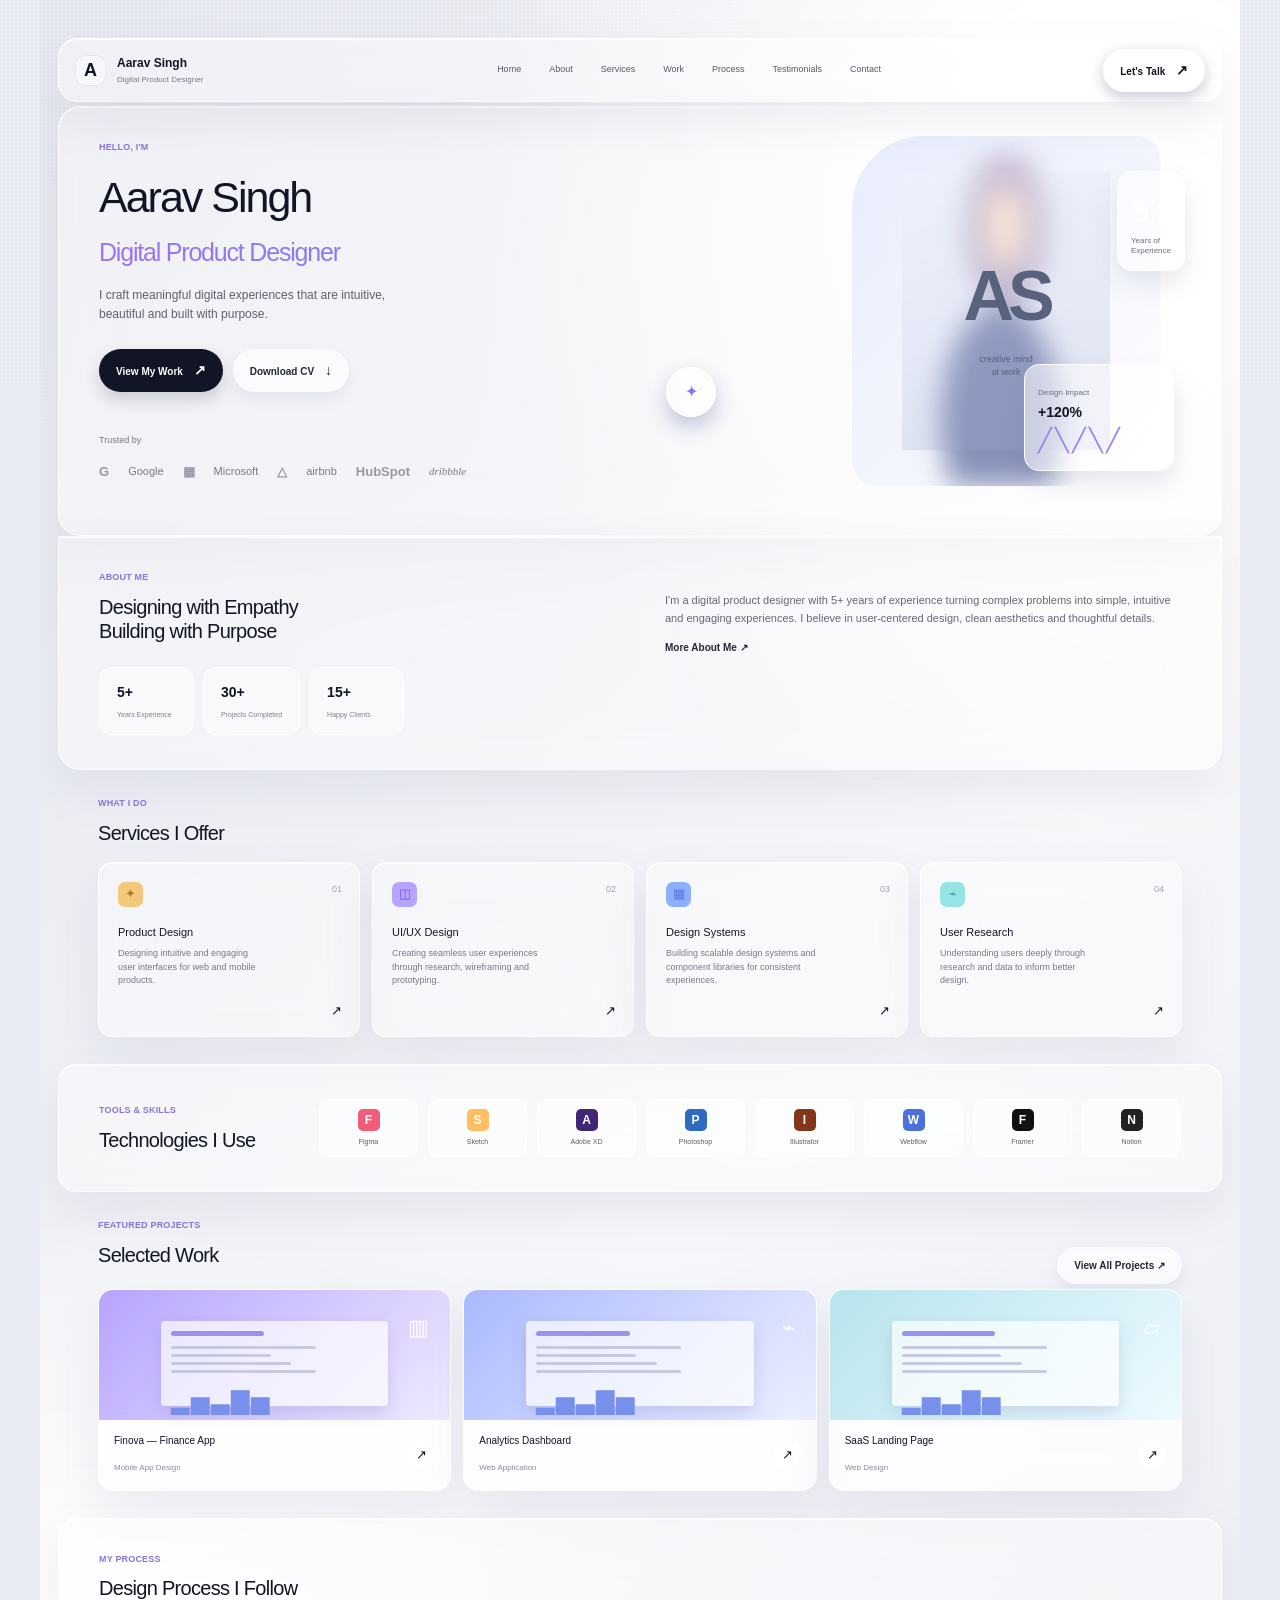
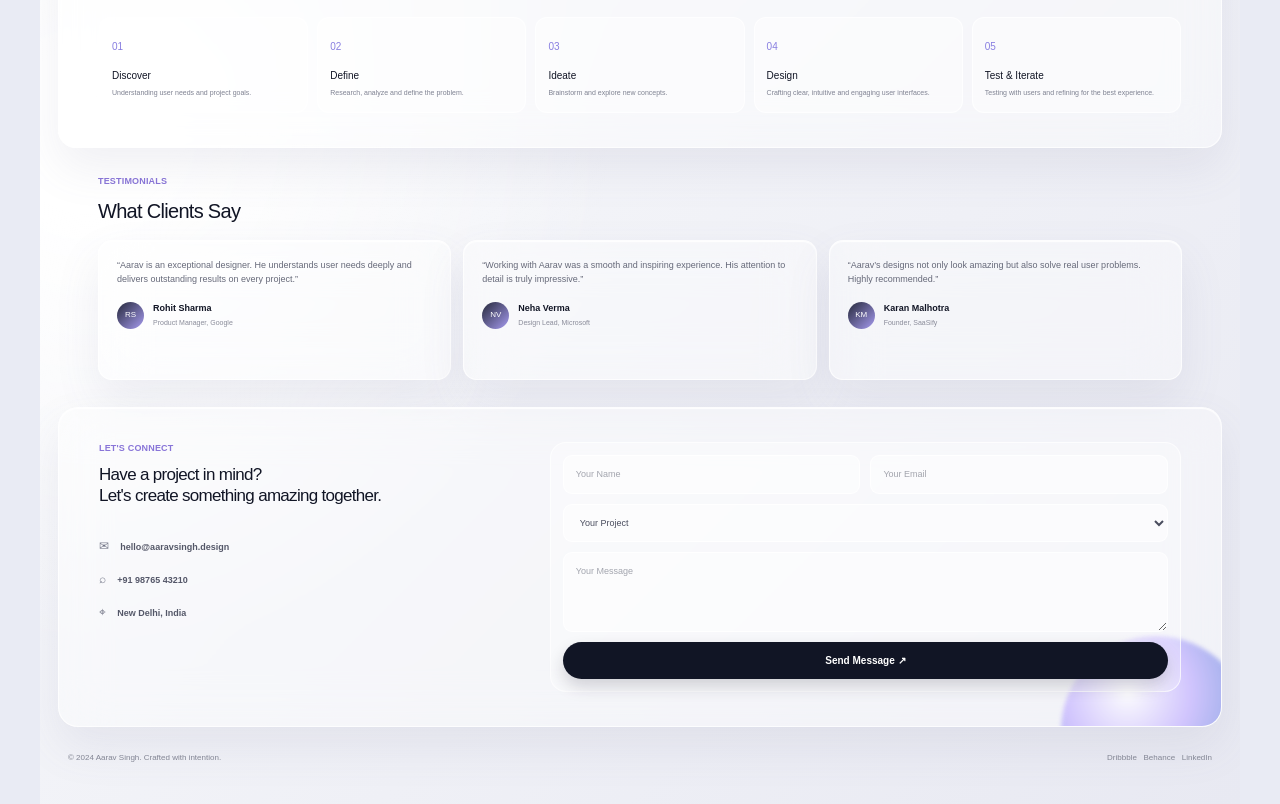
<file: index.original.html>
<!DOCTYPE html><html lang="en">
<!-- Mirrored from port-one-pied-14.vercel.app/ by HTTrack Website Copier/3.x [XR&CO'2014], Fri, 25 Sep 2026 09:14:01 GMT -->
<!-- Added by HTTrack --><meta http-equiv="content-type" content="text/html;charset=utf-8" /><!-- /Added by HTTrack -->
<head><meta charSet="utf-8"/><meta name="viewport" content="width=device-width, initial-scale=1"/><link rel="stylesheet" href="_next/static/immutable/chunks/0-u1avd4l50-n.css" data-precedence="next"/><link rel="preload" as="script" fetchPriority="low" href="_next/static/immutable/chunks/04ohrrsckm_pd.js"/><script src="_next/static/immutable/chunks/144zik66hf4xl.js" async=""></script><script src="_next/static/immutable/chunks/0kj7z3ag4mycr.js" async=""></script><script src="_next/static/immutable/chunks/2lh_u5lyviezw.js" async=""></script><script src="_next/static/immutable/chunks/turbopack-3q0c276j1gb3j.js" async=""></script><script src="_next/static/immutable/chunks/0r72gmiqja_q3.js" async="" crossorigin=""></script><script src="_next/static/immutable/chunks/0mhf599li9l8x.js" async="" crossorigin=""></script><meta name="theme-color" content="white" media="(prefers-color-scheme: light)"/><meta name="theme-color" content="black" media="(prefers-color-scheme: dark)"/><meta name="color-scheme" content="light dark"/><title>Aarav Singh — Digital Product Designer</title><meta name="description" content="Aarav Singh is a digital product designer crafting meaningful, intuitive digital experiences."/><meta name="generator" content="v0.app"/><link rel="icon" href="icon-light-32x32.png" media="(prefers-color-scheme: light)"/><link rel="icon" href="icon-dark-32x32.png" media="(prefers-color-scheme: dark)"/><link rel="icon" href="icon.svg" type="image/svg+xml"/><link rel="apple-touch-icon" href="apple-icon.png"/><script src="_next/static/immutable/chunks/0c0hxoamwjsbw.js" noModule=""></script></head><body class="antialiased"><div hidden=""><!--$--><!--/$--></div><main class="portfolio-shell"><nav class="nav glass" aria-label="Main navigation"><a class="brand" href="#home"><span class="brand-mark">A</span><span><b>Aarav Singh</b><small>Digital Product Designer</small></span></a><div class="nav-links"><a href="#home">Home</a><a href="#about">About</a><a href="#services">Services</a><a href="#work">Work</a><a href="#process">Process</a><a href="#testimonials">Testimonials</a><a href="#contact">Contact</a></div><a class="talk-button" href="#contact">Let&#x27;s Talk <span>↗</span></a></nav><section id="home" class="hero glass section-pad"><div class="hero-copy"><p class="eyebrow">HELLO, I&#x27;M</p><h1>Aarav Singh</h1><h2>Digital Product Designer</h2><p class="intro">I craft meaningful digital experiences that are intuitive, beautiful and built with purpose.</p><div class="hero-actions"><a class="button dark" href="#work">View My Work <span>↗</span></a><a class="button light" href="#contact">Download CV <span>↓</span></a></div><div class="trusted"><span>Trusted by</span><div class="trusted-logos"><b>G</b> Google <b>▦</b> Microsoft <b>△</b> airbnb <b>HubSpot</b> <i>dribbble</i></div></div></div><div class="hero-visual"><div class="portrait-frame"><div class="portrait-glow"></div><div class="portrait-placeholder"><span>AS</span><small>creative mind<br/>at work</small></div></div><div class="float-card experience"><strong>5+</strong><span>Years of<br/>Experience</span></div><div class="float-card impact"><small>Design Impact</small><strong>+120%</strong><div class="sparkline">╱╲╱╲╱</div></div><div class="orb">✦</div></div></section><section id="about" class="about glass section-pad"><div><p class="eyebrow">ABOUT ME</p><h3>Designing with Empathy<br/>Building with Purpose</h3><div class="stats"><div><strong>5+</strong><span>Years Experience</span></div><div><strong>30+</strong><span>Projects Completed</span></div><div><strong>15+</strong><span>Happy Clients</span></div></div></div><div class="about-copy"><p>I&#x27;m a digital product designer with 5+ years of experience turning complex problems into simple, intuitive and engaging experiences. I believe in user-centered design, clean aesthetics and thoughtful details.</p><a class="text-link" href="#contact">More About Me <span>↗</span></a></div></section><section id="services" class="content-section"><p class="eyebrow">WHAT I DO</p><h3>Services I Offer</h3><div class="service-grid"><article class="service-card glass"><div class="service-icon">✦</div><span class="service-number">01</span><h4>Product Design</h4><p>Designing intuitive and engaging user interfaces for web and mobile products.</p><a href="#contact" aria-label="Learn about Product Design">↗</a></article><article class="service-card glass"><div class="service-icon">◫</div><span class="service-number">02</span><h4>UI/UX Design</h4><p>Creating seamless user experiences through research, wireframing and prototyping.</p><a href="#contact" aria-label="Learn about UI/UX Design">↗</a></article><article class="service-card glass"><div class="service-icon">▦</div><span class="service-number">03</span><h4>Design Systems</h4><p>Building scalable design systems and component libraries for consistent experiences.</p><a href="#contact" aria-label="Learn about Design Systems">↗</a></article><article class="service-card glass"><div class="service-icon">⌁</div><span class="service-number">04</span><h4>User Research</h4><p>Understanding users deeply through research and data to inform better design.</p><a href="#contact" aria-label="Learn about User Research">↗</a></article></div></section><section class="tools glass section-pad"><div><p class="eyebrow">TOOLS &amp; SKILLS</p><h3>Technologies I Use</h3></div><div class="tool-grid"><div class="tool"><span class="tool-logo logo-0">F</span><span>Figma</span></div><div class="tool"><span class="tool-logo logo-1">S</span><span>Sketch</span></div><div class="tool"><span class="tool-logo logo-2">A</span><span>Adobe XD</span></div><div class="tool"><span class="tool-logo logo-3">P</span><span>Photoshop</span></div><div class="tool"><span class="tool-logo logo-4">I</span><span>Illustrator</span></div><div class="tool"><span class="tool-logo logo-5">W</span><span>Webflow</span></div><div class="tool"><span class="tool-logo logo-6">F</span><span>Framer</span></div><div class="tool"><span class="tool-logo logo-7">N</span><span>Notion</span></div></div></section><section id="work" class="content-section"><div class="section-heading"><div><p class="eyebrow">FEATURED PROJECTS</p><h3>Selected Work</h3></div><a class="button light" href="#contact">View All Projects ↗</a></div><div class="project-grid"><article class="project-card glass"><div class="project-art purple"><div class="mini-window"><div class="mini-top"></div><div class="mini-lines"><i></i><i></i><i></i><i></i></div><div class="mini-chart">▂▅▃▇▅</div></div><span class="art-symbol">▥</span></div><div class="project-meta"><div><h4>Finova — Finance App</h4><span>Mobile App Design</span></div><a href="#contact" aria-label="View Finova — Finance App">↗</a></div></article><article class="project-card glass"><div class="project-art blue"><div class="mini-window"><div class="mini-top"></div><div class="mini-lines"><i></i><i></i><i></i><i></i></div><div class="mini-chart">▂▅▃▇▅</div></div><span class="art-symbol">⌁</span></div><div class="project-meta"><div><h4>Analytics Dashboard</h4><span>Web Application</span></div><a href="#contact" aria-label="View Analytics Dashboard">↗</a></div></article><article class="project-card glass"><div class="project-art cyan"><div class="mini-window"><div class="mini-top"></div><div class="mini-lines"><i></i><i></i><i></i><i></i></div><div class="mini-chart">▂▅▃▇▅</div></div><span class="art-symbol">▱</span></div><div class="project-meta"><div><h4>SaaS Landing Page</h4><span>Web Design</span></div><a href="#contact" aria-label="View SaaS Landing Page">↗</a></div></article></div></section><section id="process" class="process glass section-pad"><p class="eyebrow">MY PROCESS</p><h3>Design Process I Follow</h3><div class="process-grid"><div class="process-step"><span>01</span><h4>Discover</h4><p>Understanding user needs and project goals.</p></div><div class="process-step"><span>02</span><h4>Define</h4><p>Research, analyze and define the problem.</p></div><div class="process-step"><span>03</span><h4>Ideate</h4><p>Brainstorm and explore new concepts.</p></div><div class="process-step"><span>04</span><h4>Design</h4><p>Crafting clear, intuitive and engaging user interfaces.</p></div><div class="process-step"><span>05</span><h4>Test &amp; Iterate</h4><p>Testing with users and refining for the best experience.</p></div></div></section><section id="testimonials" class="content-section"><p class="eyebrow">TESTIMONIALS</p><h3>What Clients Say</h3><div class="testimonial-grid"><article class="testimonial glass"><p>“Aarav is an exceptional designer. He understands user needs deeply and delivers outstanding results on every project.”</p><div class="person"><span>RS</span><div><b>Rohit Sharma</b><small>Product Manager, Google</small></div></div></article><article class="testimonial glass"><p>“Working with Aarav was a smooth and inspiring experience. His attention to detail is truly impressive.”</p><div class="person"><span>NV</span><div><b>Neha Verma</b><small>Design Lead, Microsoft</small></div></div></article><article class="testimonial glass"><p>“Aarav’s designs not only look amazing but also solve real user problems. Highly recommended.”</p><div class="person"><span>KM</span><div><b>Karan Malhotra</b><small>Founder, SaaSify</small></div></div></article></div></section><section id="contact" class="contact glass section-pad"><div class="contact-copy"><p class="eyebrow">LET&#x27;S CONNECT</p><h3>Have a project in mind?<br/>Let&#x27;s create something amazing together.</h3><div class="contact-details"><span>✉ <b>hello@aaravsingh.design</b></span><span>⌕ <b>+91 98765 43210</b></span><span>⌖ <b>New Delhi, India</b></span></div></div><form><div class="form-row"><input aria-label="Your name" placeholder="Your Name" required=""/><input aria-label="Your email" type="email" placeholder="Your Email" required=""/></div><select aria-label="Your project type"><option value="" disabled="" selected="">Your Project</option><option>Product Design</option><option>UI/UX Design</option><option>Design System</option></select><textarea aria-label="Your message" placeholder="Your Message" rows="4" required=""></textarea><button class="button dark" type="submit">Send Message  ↗</button></form><div class="contact-orb"></div></section><footer><span>© 2024 Aarav Singh. Crafted with intention.</span><span>Dribbble   Behance   LinkedIn</span></footer></main><!--$--><!--/$--><!--$!--><template data-dgst="BAILOUT_TO_CLIENT_SIDE_RENDERING"></template><!--/$--><script src="_next/static/immutable/chunks/04ohrrsckm_pd.js" id="_R_" async=""></script><script>(self.__next_f=self.__next_f||[]).push([0])</script><script>self.__next_f.push([1,"1:\"$Sreact.fragment\"\n2:I[76701,[\"/_next/static/immutable/chunks/0r72gmiqja_q3.js\"],\"default\"]\n3:I[21037,[\"/_next/static/immutable/chunks/0r72gmiqja_q3.js\"],\"default\"]\n4:I[98843,[\"/_next/static/immutable/chunks/0r72gmiqja_q3.js\"],\"Analytics\"]\n5:I[70138,[\"/_next/static/immutable/chunks/0r72gmiqja_q3.js\"],\"ClientPageRoot\"]\n6:I[31713,[\"/_next/static/immutable/chunks/0r72gmiqja_q3.js\",\"/_next/static/immutable/chunks/0mhf599li9l8x.js\"],\"default\"]\n9:I[18522,[\"/_next/static/immutable/chunks/0r72gmiqja_q3.js\"],\"OutletBoundary\"]\na:\"$Sreact.suspense\"\nc:I[18522,[\"/_next/static/immutable/chunks/0r72gmiqja_q3.js\"],\"ViewportBoundary\"]\ne:I[18522,[\"/_next/static/immutable/chunks/0r72gmiqja_q3.js\"],\"MetadataBoundary\"]\n10:I[18944,[\"/_next/static/immutable/chunks/0r72gmiqja_q3.js\"],\"default\",1]\n:HL[\"/_next/static/immutable/chunks/0-u1avd4l50-n.css\",\"style\"]\n0:{\"P\":null,\"c\":[\"\",\"\"],\"q\":\"\",\"i\":false,\"f\":[[[\"\",{\"children\":[\"__PAGE__\",{},\"$undefined\",\"$undefined\",4608]},\"$undefined\",\"$undefined\",4624],[[\"$\",\"$1\",\"c\",{\"children\":[[[\"$\",\"link\",\"0\",{\"rel\":\"stylesheet\",\"href\":\"/_next/static/immutable/chunks/0-u1avd4l50-n.css\",\"precedence\":\"next\",\"crossOrigin\":\"$undefined\",\"nonce\":\"$undefined\"}],[\"$\",\"script\",\"script-0\",{\"src\":\"/_next/static/immutable/chunks/0r72gmiqja_q3.js\",\"async\":true,\"nonce\":\"$undefined\"}]],[\"$\",\"html\",null,{\"lang\":\"en\",\"children\":[\"$\",\"body\",null,{\"className\":\"antialiased\",\"children\":[[\"$\",\"$L2\",null,{\"parallelRouterKey\":\"children\",\"error\":\"$undefined\",\"errorStyles\":\"$undefined\",\"errorScripts\":\"$undefined\",\"template\":[\"$\",\"$L3\",null,{}],\"templateStyles\":\"$undefined\",\"templateScripts\":\"$undefined\",\"notFound\":[[[\"$\",\"title\",null,{\"children\":\"404: This page could not be found.\"}],[\"$\",\"div\",null,{\"style\":{\"fontFamily\":\"system-ui,\\\"Segoe UI\\\",Roboto,Helvetica,Arial,sans-serif,\\\"Apple Color Emoji\\\",\\\"Segoe UI Emoji\\\"\",\"height\":\"100vh\",\"textAlign\":\"center\",\"display\":\"flex\",\"flexDirection\":\"column\",\"alignItems\":\"center\",\"justifyContent\":\"center\"},\"children\":[\"$\",\"div\",null,{\"children\":[[\"$\",\"style\",null,{\"dangerouslySetInnerHTML\":{\"__html\":\"body{color:#000;background:#fff;margin:0}.next-error-h1{border-right:1px solid rgba(0,0,0,.3)}@media (prefers-color-scheme:dark){body{color:#fff;background:#000}.next-error-h1{border-right:1px solid rgba(255,255,255,.3)}}\"}}],[\"$\",\"h1\",null,{\"className\":\"next-error-h1\",\"style\":{\"display\":\"inline-block\",\"margin\":\"0 20px 0 0\",\"padding\":\"0 23px 0 0\",\"fontSize\":24,\"fontWeight\":500,\"verticalAlign\":\"top\",\"lineHeight\":\"49px\"},\"children\":404}],[\"$\",\"div\",null,{\"style\":{\"display\":\"inline-block\"},\"children\":[\"$\",\"h2\",null,{\"style\":{\"fontSize\":14,\"fontWeight\":400,\"lineHeight\":\"49px\",\"margin\":0},\"children\":\"This page could not be found.\"}]}]]}]}]],[]],\"forbidden\":\"$undefined\",\"unauthorized\":\"$undefined\"}],[\"$\",\"$L4\",null,{}]]}]}]]}],{\"children\":[[\"$\",\"$1\",\"c\",{\"children\":[[\"$\",\"$L5\",null,{\"Component\":\"$6\",\"serverProvidedParams\":{\"searchParams\":{},\"params\":{},\"promises\":[\"$@7\",\"$@8\"]}}],[[\"$\",\"script\",\"script-0\",{\"src\":\"/_next/static/immutable/chunks/0mhf599li9l8x.js\",\"async\":true,\"nonce\":\"$undefined\"}]],[\"$\",\"$L9\",null,{\"children\":[\"$\",\"$a\",null,{\"name\":\"Next.MetadataOutlet\",\"children\":\"$@b\"}]}]]}],{},null,false,null]},null,false,null],[\"$\",\"$1\",\"h\",{\"children\":[null,[\"$\",\"$Lc\",null,{\"children\":\"$Ld\"}],[\"$\",\"div\",null,{\"hidden\":true,\"children\":[\"$\",\"$Le\",null,{\"children\":[\"$\",\"$a\",null,{\"name\":\"Next.Metadata\",\"children\":\"$Lf\"}]}]}],null]}],false]],\"m\":\"$undefined\",\"G\":[\"$10\",[[\"$\",\"link\",\"0\",{\"rel\":\"stylesheet\",\"href\":\"/_next/static/immutable/chunks/0-u1avd4l50-n.css\",\"precedence\":\"next\",\"crossOrigin\":\"$undefined\",\"nonce\":\"$undefined\"}]]],\"S\":true,\"h\":null,\"r\":\"$undefined\",\"s\":\"$undefined\",\"a\":\"$undefined\",\"l\":\"$undefined\",\"p\":\"$undefined\",\"d\":\"$undefined\",\"b\":\"2WBWwTUydvU_3U-m09828\"}\n7:{}\n8:\"$0:f:0:1:1:children:0:props:children:0:props:serverProvidedParams:params\"\nd:[[\"$\",\"meta\",\"0\",{\"charSet\":\"utf-8\"}],[\"$\",\"meta\",\"1\",{\"name\":\"viewport\",\"content\":\"width=device-width, initial-scale=1\"}],[\"$\",\"meta\",\"2\",{\"name\":\"theme-color\",\"content\":\"white\",\"media\":\"(prefers-color-scheme: light)\"}],[\"$\",\"meta\",\"3\",{\"name\":\"theme-color\",\"content\":\"black\",\"media\":\"(prefers-color-scheme: dark)\"}],[\"$\",\"meta\",\"4\",{\"name\":\"color-scheme\",\"content\":\"light dark\"}]]\n11:I[79871,[\"/_next/static/immutable/chunks/0r72gmiqja_q3.js\"],\"IconMark\"]\nb:null\nf:[[\"$\",\"title\",\"0\",{\"children\":\"Aarav Singh — Digital Product Designer\"}],[\"$\",\"meta\",\"1\",{\"name\":\"description\",\"content\":\"Aarav Singh is a digital product designer crafting meaningful, intuitive digital experiences.\"}],[\"$\",\"meta\",\"2\",{\"name\":\"generator\",\"content\":\"v0.app\"}],[\"$\",\"link\",\"3\",{\"rel\":\"icon\",\"href\":\"/icon-light-32x32.png\",\"media\":\"(prefers-color-scheme: light)\"}],[\"$\",\"link\",\"4\",{\"rel\":\"icon\",\"href\":\"/icon-dark-32x32.png\",\"media\":\"(prefers-color-scheme: dark)\"}],[\"$\",\"link\",\"5\",{\"rel\":\"icon\",\"href\":\"/icon.svg\",\"type\":\"image/svg+xml\"}],[\"$\",\"link\",\"6\",{\"rel\":\"apple-touch-icon\",\"href\":\"/apple-icon.png\"}],[\"$\",\"$L11\",\"7\",{}]]\n"])</script></body>
<!-- Mirrored from port-one-pied-14.vercel.app/ by HTTrack Website Copier/3.x [XR&CO'2014], Fri, 25 Sep 2026 09:14:10 GMT -->
</html>
</file>
<file: _next/static/immutable/chunks/0-u1avd4l50-n.css>
@layer properties{@supports (((-webkit-hyphens:none)) and (not (margin-trim:inline))) or ((-moz-orient:inline) and (not (color:rgb(from red r g b)))){:root,:host{--shimmer-angle:20deg}*,:before,:after,::backdrop{--tw-rotate-x:initial;--tw-rotate-y:initial;--tw-rotate-z:initial;--tw-skew-x:initial;--tw-skew-y:initial;--tw-border-style:solid;--tw-font-weight:initial;--tw-outline-style:solid;--tw-shadow:0 0 #0000;--tw-shadow-color:initial;--tw-shadow-alpha:100%;--tw-inset-shadow:0 0 #0000;--tw-inset-shadow-color:initial;--tw-inset-shadow-alpha:100%;--tw-ring-color:initial;--tw-ring-shadow:0 0 #0000;--tw-inset-ring-color:initial;--tw-inset-ring-shadow:0 0 #0000;--tw-ring-inset:initial;--tw-ring-offset-width:0px;--tw-ring-offset-color:#fff;--tw-ring-offset-shadow:0 0 #0000;--tw-translate-x:0;--tw-translate-y:0;--tw-translate-z:0;--tw-animation-delay:0s;--tw-animation-direction:normal;--tw-animation-duration:initial;--tw-animation-fill-mode:none;--tw-animation-iteration-count:1;--tw-enter-blur:0;--tw-enter-opacity:1;--tw-enter-rotate:0;--tw-enter-scale:1;--tw-enter-translate-x:0;--tw-enter-translate-y:0;--tw-exit-blur:0;--tw-exit-opacity:1;--tw-exit-rotate:0;--tw-exit-scale:1;--tw-exit-translate-x:0;--tw-exit-translate-y:0;--scroll-fade-t:0px;--scroll-fade-b:0px;--scroll-fade-s:0px;--scroll-fade-e:0px;--scroll-fade-mask:initial;--shimmer-image:initial;--shimmer-text-fill:initial}}}@layer theme{:root,:host{--font-sans:-apple-system, BlinkMacSystemFont, "Segoe UI", Roboto, "Helvetica Neue", "Noto Sans", Arial, sans-serif, "Apple Color Emoji", "Segoe UI Emoji", "Segoe UI Symbol", "Noto Color Emoji";--font-mono:ui-monospace, SFMono-Regular, Menlo, Monaco, Consolas, "Liberation Mono", "Courier New", monospace;--spacing:.25rem;--text-xs:.75rem;--text-xs--line-height:calc(1 / .75);--text-sm:.875rem;--text-sm--line-height:calc(1.25 / .875);--font-weight-medium:500;--radius-md:.375rem;--radius-lg:.5rem;--default-transition-duration:.15s;--default-transition-timing-function:cubic-bezier(.4, 0, .2, 1);--default-font-family:var(--font-sans);--default-mono-font-family:var(--font-mono)}}@layer base{*,:after,:before,::backdrop{box-sizing:border-box;border:0 solid;margin:0;padding:0}::file-selector-button{box-sizing:border-box;border:0 solid;margin:0;padding:0}html,:host{-webkit-text-size-adjust:100%;tab-size:4;line-height:1.5;font-family:var(--default-font-family,-apple-system, BlinkMacSystemFont, "Segoe UI", Roboto, "Helvetica Neue", "Noto Sans", Arial, sans-serif, "Apple Color Emoji", "Segoe UI Emoji", "Segoe UI Symbol", "Noto Color Emoji");font-feature-settings:var(--default-font-feature-settings,normal);font-variation-settings:var(--default-font-variation-settings,normal);-webkit-tap-highlight-color:transparent}hr{height:0;color:inherit;border-top-width:1px}abbr:where([title]){-webkit-text-decoration:underline dotted;text-decoration:underline dotted}h1,h2,h3,h4,h5,h6{font-size:inherit;font-weight:inherit}a{color:inherit;-webkit-text-decoration:inherit;-webkit-text-decoration:inherit;-webkit-text-decoration:inherit;-webkit-text-decoration:inherit;text-decoration:inherit}b,strong{font-weight:bolder}code,kbd,samp,pre{font-family:var(--default-mono-font-family,ui-monospace, SFMono-Regular, Menlo, Monaco, Consolas, "Liberation Mono", "Courier New", monospace);font-feature-settings:var(--default-mono-font-feature-settings,normal);font-variation-settings:var(--default-mono-font-variation-settings,normal);font-size:1em}small{font-size:80%}sub,sup{vertical-align:baseline;font-size:75%;line-height:0;position:relative}sub{bottom:-.25em}sup{top:-.5em}table{text-indent:0;border-color:inherit;border-collapse:collapse}:-moz-focusring:where(:not(iframe)){outline:auto}progress{vertical-align:baseline}summary{display:list-item}ol,ul,menu{list-style:none}img,svg,video,canvas,audio,iframe,embed,object{vertical-align:middle;display:block}img,video{max-width:100%;height:auto}button,input,select,optgroup,textarea{font:inherit;font-feature-settings:inherit;font-variation-settings:inherit;letter-spacing:inherit;color:inherit;opacity:1;background-color:#0000;border-radius:0}::file-selector-button{font:inherit;font-feature-settings:inherit;font-variation-settings:inherit;letter-spacing:inherit;color:inherit;opacity:1;background-color:#0000;border-radius:0}:where(select:is([multiple],[size])) optgroup{font-weight:bolder}:where(select:is([multiple],[size])) optgroup option{padding-inline-start:20px}::file-selector-button{margin-inline-end:4px}::placeholder{opacity:1}@supports (not ((-webkit-appearance:-apple-pay-button))) or (contain-intrinsic-size:1px){::placeholder{color:currentColor}@supports (color:color-mix(in lab, red, red)){::placeholder{color:color-mix(in oklab, currentcolor 50%, transparent)}}}textarea{resize:vertical}::-webkit-search-decoration{-webkit-appearance:none}::-webkit-date-and-time-value{min-height:1lh;text-align:inherit}::-webkit-datetime-edit{display:inline-flex}::-webkit-datetime-edit-fields-wrapper{padding:0}::-webkit-datetime-edit{padding-block:0}::-webkit-datetime-edit-year-field{padding-block:0}::-webkit-datetime-edit-month-field{padding-block:0}::-webkit-datetime-edit-day-field{padding-block:0}::-webkit-datetime-edit-hour-field{padding-block:0}::-webkit-datetime-edit-minute-field{padding-block:0}::-webkit-datetime-edit-second-field{padding-block:0}::-webkit-datetime-edit-millisecond-field{padding-block:0}::-webkit-datetime-edit-meridiem-field{padding-block:0}::-webkit-calendar-picker-indicator{line-height:1}:-moz-ui-invalid{box-shadow:none}button,input:where([type=button],[type=reset],[type=submit]){appearance:button}::file-selector-button{appearance:button}::-webkit-inner-spin-button{height:auto}::-webkit-outer-spin-button{height:auto}[hidden]:where(:not([hidden=until-found])){display:none!important}}@layer components;@layer utilities{.inline-flex{display:inline-flex}.size-6{width:calc(var(--spacing) * 6);height:calc(var(--spacing) * 6)}.size-7{width:calc(var(--spacing) * 7);height:calc(var(--spacing) * 7)}.size-8{width:calc(var(--spacing) * 8);height:calc(var(--spacing) * 8)}.size-9{width:calc(var(--spacing) * 9);height:calc(var(--spacing) * 9)}.h-6{height:calc(var(--spacing) * 6)}.h-7{height:calc(var(--spacing) * 7)}.h-8{height:calc(var(--spacing) * 8)}.h-9{height:calc(var(--spacing) * 9)}.shrink-0{flex-shrink:0}.transform{transform:var(--tw-rotate-x,) var(--tw-rotate-y,) var(--tw-rotate-z,) var(--tw-skew-x,) var(--tw-skew-y,)}.items-center{align-items:center}.justify-center{justify-content:center}.gap-1{gap:var(--spacing)}.gap-1\.5{gap:calc(var(--spacing) * 1.5)}.rounded-\[min\(var\(--radius-md\)\,10px\)\]{border-radius:min(var(--radius-md), 10px)}.rounded-\[min\(var\(--radius-md\)\,12px\)\]{border-radius:min(var(--radius-md), 12px)}.rounded-lg{border-radius:var(--radius-lg)}.border{border-style:var(--tw-border-style);border-width:1px}.border-transparent{border-color:#0000}.bg-clip-padding{background-clip:padding-box}.px-2{padding-inline:calc(var(--spacing) * 2)}.px-2\.5{padding-inline:calc(var(--spacing) * 2.5)}.text-sm{font-size:var(--text-sm);line-height:var(--tw-leading,var(--text-sm--line-height))}.text-xs{font-size:var(--text-xs);line-height:var(--tw-leading,var(--text-xs--line-height))}.text-\[0\.8rem\]{font-size:.8rem}.font-medium{--tw-font-weight:var(--font-weight-medium);font-weight:var(--font-weight-medium)}.whitespace-nowrap{white-space:nowrap}.underline-offset-4{text-underline-offset:4px}.antialiased{-webkit-font-smoothing:antialiased;-moz-osx-font-smoothing:grayscale}.outline{outline-style:var(--tw-outline-style);outline-width:1px}.transition-all{transition-property:all;transition-timing-function:var(--tw-ease,var(--default-transition-timing-function));transition-duration:var(--tw-duration,var(--default-transition-duration))}.outline-none{--tw-outline-style:none;outline-style:none}.select-none{-webkit-user-select:none;user-select:none}@media (hover:hover){.hover\:underline:hover{text-decoration-line:underline}}.focus-visible\:ring-3:focus-visible{--tw-ring-shadow:var(--tw-ring-inset,) 0 0 0 calc(3px + var(--tw-ring-offset-width)) var(--tw-ring-color,currentcolor);box-shadow:var(--tw-inset-shadow), var(--tw-inset-ring-shadow), var(--tw-ring-offset-shadow), var(--tw-ring-shadow), var(--tw-shadow)}.active\:not-aria-\[haspopup\]\:translate-y-px:active:not([aria-haspopup]){--tw-translate-y:1px;translate:var(--tw-translate-x) var(--tw-translate-y)}.disabled\:pointer-events-none:disabled{pointer-events:none}.disabled\:opacity-50:disabled{opacity:.5}:where([data-slot=button-group]) .in-data-\[slot\=button-group\]\:rounded-lg{border-radius:var(--radius-lg)}.has-data-\[icon\=inline-end\]\:pr-1\.5:has([data-icon=inline-end]){padding-right:calc(var(--spacing) * 1.5)}.has-data-\[icon\=inline-end\]\:pr-2:has([data-icon=inline-end]){padding-right:calc(var(--spacing) * 2)}.has-data-\[icon\=inline-start\]\:pl-1\.5:has([data-icon=inline-start]){padding-left:calc(var(--spacing) * 1.5)}.has-data-\[icon\=inline-start\]\:pl-2:has([data-icon=inline-start]){padding-left:calc(var(--spacing) * 2)}.aria-invalid\:ring-3[aria-invalid=true]{--tw-ring-shadow:var(--tw-ring-inset,) 0 0 0 calc(3px + var(--tw-ring-offset-width)) var(--tw-ring-color,currentcolor);box-shadow:var(--tw-inset-shadow), var(--tw-inset-ring-shadow), var(--tw-ring-offset-shadow), var(--tw-ring-shadow), var(--tw-shadow)}.\[\&_svg\]\:pointer-events-none svg{pointer-events:none}.\[\&_svg\]\:shrink-0 svg{flex-shrink:0}.\[\&_svg\:not\(\[class\*\=\'size-\'\]\)\]\:size-3 svg:not([class*=size-]){width:calc(var(--spacing) * 3);height:calc(var(--spacing) * 3)}.\[\&_svg\:not\(\[class\*\=\'size-\'\]\)\]\:size-3\.5 svg:not([class*=size-]){width:calc(var(--spacing) * 3.5);height:calc(var(--spacing) * 3.5)}.\[\&_svg\:not\(\[class\*\=\'size-\'\]\)\]\:size-4 svg:not([class*=size-]){width:calc(var(--spacing) * 4);height:calc(var(--spacing) * 4)}}@property --tw-animation-delay{syntax:"*";inherits:false;initial-value:0s}@property --tw-animation-direction{syntax:"*";inherits:false;initial-value:normal}@property --tw-animation-duration{syntax:"*";inherits:false}@property --tw-animation-fill-mode{syntax:"*";inherits:false;initial-value:none}@property --tw-animation-iteration-count{syntax:"*";inherits:false;initial-value:1}@property --tw-enter-blur{syntax:"*";inherits:false;initial-value:0}@property --tw-enter-opacity{syntax:"*";inherits:false;initial-value:1}@property --tw-enter-rotate{syntax:"*";inherits:false;initial-value:0}@property --tw-enter-scale{syntax:"*";inherits:false;initial-value:1}@property --tw-enter-translate-x{syntax:"*";inherits:false;initial-value:0}@property --tw-enter-translate-y{syntax:"*";inherits:false;initial-value:0}@property --tw-exit-blur{syntax:"*";inherits:false;initial-value:0}@property --tw-exit-opacity{syntax:"*";inherits:false;initial-value:1}@property --tw-exit-rotate{syntax:"*";inherits:false;initial-value:0}@property --tw-exit-scale{syntax:"*";inherits:false;initial-value:1}@property --tw-exit-translate-x{syntax:"*";inherits:false;initial-value:0}@property --tw-exit-translate-y{syntax:"*";inherits:false;initial-value:0}@property --scroll-fade-t{syntax:"<length-percentage>";inherits:false;initial-value:0}@property --scroll-fade-b{syntax:"<length-percentage>";inherits:false;initial-value:0}@property --scroll-fade-s{syntax:"<length-percentage>";inherits:false;initial-value:0}@property --scroll-fade-e{syntax:"<length-percentage>";inherits:false;initial-value:0}@property --scroll-fade-mask{syntax:"*";inherits:false}@property --shimmer-angle{syntax:"<angle>";inherits:true;initial-value:20deg}@property --shimmer-image{syntax:"*";inherits:false}@property --shimmer-text-fill{syntax:"*";inherits:false}@media (prefers-reduced-motion:reduce){.shimmer{-webkit-text-fill-color:currentColor;background-image:none;animation:none}}:root{--ink:#111525;--muted:#686b7e;--line:#ffffffbd;--violet:#9d7bff;--blue:#7697ff;--surface:#ffffff63}*{box-sizing:border-box}html{scroll-behavior:smooth}body{color:var(--ink);background:#e9ebf4;margin:0;font-family:Arial,Helvetica,sans-serif}a{color:inherit;text-decoration:none}.portfolio-shell{background:radial-gradient(circle at 90% 8%,#fff 0 8%,#0000 27%),radial-gradient(circle at 4% 72%,#fff 0 4%,#0000 25%),linear-gradient(135deg,#e4e6ee,#f6f7fa 52%,#e8e9f2);max-width:1200px;min-height:100vh;margin:auto;padding:24px 18px 40px;overflow:hidden}.portfolio-shell:before{content:"";pointer-events:none;opacity:.23;background-image:radial-gradient(#fff 1px,#0000 1px);background-size:4px 4px;position:fixed;inset:0;-webkit-mask-image:linear-gradient(#000,#0000);mask-image:linear-gradient(#000,#0000)}.glass{background:var(--surface);border:1px solid var(--line);-webkit-backdrop-filter:blur(24px);backdrop-filter:blur(24px);box-shadow:0 20px 45px #6a70941a,inset 0 1px 1px #ffffffe6}.nav{z-index:5;border-radius:19px;justify-content:space-between;align-items:center;height:64px;padding:10px 16px;display:flex;position:sticky;top:14px}.brand{align-items:center;gap:11px;min-width:200px;display:flex}.brand-mark{background:#f7f8fc;border-radius:10px;place-items:center;width:31px;height:31px;font-size:18px;font-weight:800;display:grid;box-shadow:inset 0 0 0 1px #e3e5ed}.brand b,.brand small{display:block}.brand b{font-size:12px}.brand small{color:#77798a;margin-top:2px;font-size:8px}.nav-links{color:#55596b;gap:28px;font-size:9px;display:flex}.nav-links a:hover,.text-link:hover{color:#7252e7}.talk-button,.button{white-space:nowrap;border-radius:25px;padding:11px 17px;font-size:10px;font-weight:700}.talk-button{background:#ffffffb3;box-shadow:0 5px 15px #c7c9d4}.talk-button span,.button span{margin-left:8px;font-size:14px}.section-pad{padding:34px 40px}.hero{border-radius:22px;grid-template-columns:1fr 1fr;min-height:430px;margin-top:18px;display:grid;position:relative;overflow:hidden}.eyebrow{color:#8975d8;letter-spacing:.02em;margin:0 0 10px;font-size:9px;font-weight:800}h1,h2,h3,h4,p{margin-top:0}h1{letter-spacing:-2px;margin-bottom:5px;font-size:43px}h2{letter-spacing:-1.2px;color:#0000;background:linear-gradient(90deg,#a171ed,#668ee8);-webkit-background-clip:text;background-clip:text;margin-bottom:14px;font-size:25px}.intro{color:#5d6070;max-width:330px;font-size:12px;line-height:1.6}.hero-actions{gap:10px;margin:25px 0 34px;display:flex}.button{cursor:pointer;border:0;display:inline-block}.button.dark{color:#fff;background:#111525;box-shadow:0 8px 16px #1f21322e}.button.light{color:#232638;background:#ffffffa8;box-shadow:0 7px 15px #6f72911c}.trusted>span{color:#77798b;font-size:9px}.trusted-logos{color:#777a8b;align-items:center;gap:19px;margin-top:12px;font-size:11px;display:flex}.trusted-logos b{color:#9799a9;font-size:13px}.trusted-logos i{font-family:serif}.hero-visual{min-height:360px;position:relative}.portrait-frame{background:linear-gradient(135deg,#d1dbfb80,#ffffff29);border:1px solid #fffc;border-radius:74px 25px 95px;width:310px;height:352px;position:absolute;top:-6px;right:20px;overflow:hidden}.portrait-glow{filter:blur(14px);background:radial-gradient(at 50% 22%,#ffe6d5 0 11%,#c5b8cf 12% 21%,#0000 22%),radial-gradient(at 48% 80%,#8792b9 0 30%,#0000 31%);position:absolute;inset:20px 20px 0}.portrait-placeholder{color:#59627d;letter-spacing:-6px;background:linear-gradient(155deg,#ffffff1a,#96a3cc4d);flex-direction:column;justify-content:center;align-items:center;font-size:70px;font-weight:800;display:flex;position:absolute;inset:36px 50px}.portrait-placeholder small{letter-spacing:0;text-align:center;margin-top:4px;font-size:9px;font-weight:400;line-height:1.4}.float-card{background:#ffffff8c;border:1px solid #fff;border-radius:15px;padding:13px;position:absolute;box-shadow:0 12px 25px #696d8e26}.experience{top:30px;right:-4px}.experience strong{color:#fff;font-size:34px;display:block}.experience span{color:#6d7080;font-size:8px;line-height:1.3;display:block}.impact{width:150px;bottom:30px;right:7px}.impact small{color:#6a6e82;font-size:8px}.impact strong{font-size:14px;display:block}.sparkline{color:#9b85ef;letter-spacing:3px;font-size:23px}.orb{color:#8b70f3;background:#ffffff8c;border:1px solid #fff;border-radius:50%;place-items:center;width:50px;height:50px;display:grid;position:absolute;bottom:84px;left:26px;box-shadow:0 10px 22px #bfc3d8}.about{border-radius:0 0 22px 22px;grid-template-columns:1fr 1fr;gap:50px;margin-top:0;display:grid}.about h3,h3{letter-spacing:-.7px;margin-bottom:24px;font-size:20px;line-height:1.2}.about-copy{color:#646779;padding-top:20px;font-size:11px;line-height:1.65}.text-link{color:#25283b;margin-top:13px;font-size:10px;font-weight:700;display:inline-block}.stats{gap:9px;display:flex}.stats>div{background:#ffffff6b;border:1px solid #ffffffb3;border-radius:13px;min-width:95px;padding:14px 17px}.stats strong,.stats span{display:block}.stats strong{font-size:14px}.stats span{color:#7f8190;margin-top:7px;font-size:7px}.content-section{padding:27px 40px}.content-section h3,.tools h3,.process h3{margin-bottom:17px}.service-grid,.project-grid,.testimonial-grid{grid-template-columns:repeat(4,1fr);gap:12px;display:grid}.service-card{border-radius:14px;min-height:175px;padding:19px;position:relative}.service-icon{color:#ad7b26;background:#f3c87a;border-radius:7px;place-items:center;width:25px;height:25px;font-size:13px;display:grid}.service-card:nth-child(2) .service-icon{color:#7358db;background:#b6a4ff}.service-card:nth-child(3) .service-icon{color:#5377e5;background:#8eaeff}.service-card:nth-child(4) .service-icon{color:#3b9e9c;background:#97e4e4}.service-number{color:#a0a2b0;font-size:9px;position:absolute;top:20px;right:17px}.service-card h4{margin:17px 0 7px;font-size:11px}.service-card p{color:#76798a;max-width:150px;font-size:9px;line-height:1.5}.service-card>a{font-size:13px;position:absolute;bottom:15px;right:17px}.tools{border-radius:18px;align-items:center;gap:30px;display:flex}.tools>div:first-child{min-width:190px}.tools h3{margin:0}.tool-grid{flex:1;grid-template-columns:repeat(8,1fr);gap:10px;display:grid}.tool{text-align:center;color:#5b5e6d;background:#ffffff85;border:1px solid #fffc;border-radius:10px;padding:9px 4px;font-size:7px}.tool-logo{color:#fff;background:#f15c79;border-radius:5px;place-items:center;width:22px;height:22px;margin:0 auto 6px;font-size:12px;font-weight:700;display:grid}.logo-1{background:#ffbf61}.logo-2{background:#402675}.logo-3{background:#2e6bc0}.logo-4{background:#85351a}.logo-5{background:#4c71d9}.logo-6{background:#111}.logo-7{background:#222}.section-heading{justify-content:space-between;align-items:end;margin-bottom:5px;display:flex}.project-grid{grid-template-columns:repeat(3,1fr)}.project-card{border-radius:15px;overflow:hidden}.project-art{place-items:center;height:130px;padding:20px;display:grid;position:relative}.project-art.purple{background:linear-gradient(135deg,#b6a4ff,#efeaff)}.project-art.blue{background:linear-gradient(135deg,#aab9ff,#edf0ff)}.project-art.cyan{background:linear-gradient(135deg,#b7e4ed,#edfaff)}.mini-window{background:#ffffffb3;border-radius:4px;width:73%;height:78%;padding:10px;box-shadow:0 7px 15px #565a9b29}.mini-top{background:#9b91ef;border-radius:5px;width:45%;height:5px;margin-bottom:10px}.mini-lines i{background:#c8cbe0;border-radius:3px;width:70%;height:3px;margin:5px 0;display:block}.mini-lines i:nth-child(2){width:48%}.mini-lines i:nth-child(3){width:58%}.mini-chart{color:#7890ec;letter-spacing:2px;margin-top:10px;font-size:24px}.art-symbol{color:#fff;font-size:22px;position:absolute;top:21px;right:21px}.project-meta{background:#ffffffa6;justify-content:space-between;align-items:center;padding:13px 15px;display:flex}.project-meta h4{margin:0 0 5px;font-size:10px}.project-meta span{color:#888b9a;font-size:8px}.project-meta a{background:#fff;border-radius:50%;place-items:center;width:27px;height:27px;font-size:13px;display:grid}.process{border-radius:18px}.process-grid{grid-template-columns:repeat(5,1fr);gap:9px;display:grid}.process-step{background:#ffffff73;border:1px solid #ffffffb8;border-radius:12px;min-height:93px;padding:15px 12px}.process-step span{color:#887ee0;font-size:10px}.process-step h4{margin:11px 0 5px;font-size:10px}.process-step p{color:#7e8191;margin:0;font-size:7px;line-height:1.35}.testimonial-grid{grid-template-columns:repeat(3,1fr)}.testimonial{border-radius:14px;min-height:140px;padding:18px}.testimonial>p{color:#666979;font-size:9px;line-height:1.55}.person{align-items:center;gap:9px;margin-top:15px;display:flex}.person>span{color:#fff;background:linear-gradient(135deg,#25283a,#a69bf0);border-radius:50%;place-items:center;width:27px;height:27px;font-size:8px;display:grid}.person b,.person small{display:block}.person b{font-size:9px}.person small{color:#898b99;margin-top:3px;font-size:7px}.contact{border-radius:20px;grid-template-columns:.8fr 1.2fr;gap:30px;display:grid;position:relative;overflow:hidden}.contact h3{margin-bottom:31px;font-size:17px}.contact-details{color:#727586;flex-direction:column;gap:15px;font-size:12px;display:flex}.contact-details b{color:#545768;margin-left:8px;font-size:9px}.contact form{z-index:1;background:#ffffff4d;border:1px solid #ffffffb3;border-radius:16px;flex-direction:column;gap:10px;padding:12px;display:flex;position:relative}input,select,textarea{font:inherit;color:#4a4d5e;background:#ffffff7a;border:1px solid #fffc;border-radius:9px;outline:none;padding:12px;font-size:9px}textarea{resize:vertical}.form-row{grid-template-columns:1fr 1fr;gap:10px;display:grid}.contact-orb{filter:blur(2px);opacity:.75;background:radial-gradient(circle at 35% 30%,#fff,#c5b5ff 35%,#8a9be8 58%,#0000 60%);border-radius:50%;width:190px;height:190px;position:absolute;bottom:-100px;right:-30px}footer{color:#838694;justify-content:space-between;padding:25px 10px 0;font-size:8px;display:flex}@media (max-width:800px){.nav-links{display:none}.brand{min-width:0}.hero,.about,.contact{grid-template-columns:1fr}.hero{padding-bottom:0}.hero-visual{min-height:360px}.portrait-frame{right:50%;transform:translate(50%)}.float-card.experience{right:10px}.float-card.impact{right:25px}.service-grid{grid-template-columns:repeat(2,1fr)}.tools{display:block}.tool-grid{grid-template-columns:repeat(4,1fr);margin-top:18px}.process-grid{grid-template-columns:repeat(2,1fr)}.testimonial-grid,.project-grid{grid-template-columns:1fr}.section-pad,.content-section{padding-left:20px;padding-right:20px}.about-copy{padding-top:0}}@media (max-width:480px){.portfolio-shell{padding:12px 10px}.nav{top:8px}.hero{padding:25px 20px}.hero h1{font-size:36px}.hero h2{font-size:21px}.trusted-logos{flex-wrap:wrap;gap:10px}.service-grid{grid-template-columns:1fr}.process-grid{grid-template-columns:1fr 1fr}.stats>div{flex:1;min-width:0;padding:11px 8px}.stats{gap:5px}.section-heading{flex-direction:column;align-items:start;gap:10px}footer{flex-direction:column;gap:12px}}@property --tw-rotate-x{syntax:"*";inherits:false}@property --tw-rotate-y{syntax:"*";inherits:false}@property --tw-rotate-z{syntax:"*";inherits:false}@property --tw-skew-x{syntax:"*";inherits:false}@property --tw-skew-y{syntax:"*";inherits:false}@property --tw-border-style{syntax:"*";inherits:false;initial-value:solid}@property --tw-font-weight{syntax:"*";inherits:false}@property --tw-outline-style{syntax:"*";inherits:false;initial-value:solid}@property --tw-shadow{syntax:"*";inherits:false;initial-value:0 0 #0000}@property --tw-shadow-color{syntax:"*";inherits:false}@property --tw-shadow-alpha{syntax:"<percentage>";inherits:false;initial-value:100%}@property --tw-inset-shadow{syntax:"*";inherits:false;initial-value:0 0 #0000}@property --tw-inset-shadow-color{syntax:"*";inherits:false}@property --tw-inset-shadow-alpha{syntax:"<percentage>";inherits:false;initial-value:100%}@property --tw-ring-color{syntax:"*";inherits:false}@property --tw-ring-shadow{syntax:"*";inherits:false;initial-value:0 0 #0000}@property --tw-inset-ring-color{syntax:"*";inherits:false}@property --tw-inset-ring-shadow{syntax:"*";inherits:false;initial-value:0 0 #0000}@property --tw-ring-inset{syntax:"*";inherits:false}@property --tw-ring-offset-width{syntax:"<length>";inherits:false;initial-value:0}@property --tw-ring-offset-color{syntax:"*";inherits:false;initial-value:#fff}@property --tw-ring-offset-shadow{syntax:"*";inherits:false;initial-value:0 0 #0000}@property --tw-translate-x{syntax:"*";inherits:false;initial-value:0}@property --tw-translate-y{syntax:"*";inherits:false;initial-value:0}@property --tw-translate-z{syntax:"*";inherits:false;initial-value:0}
</file>
